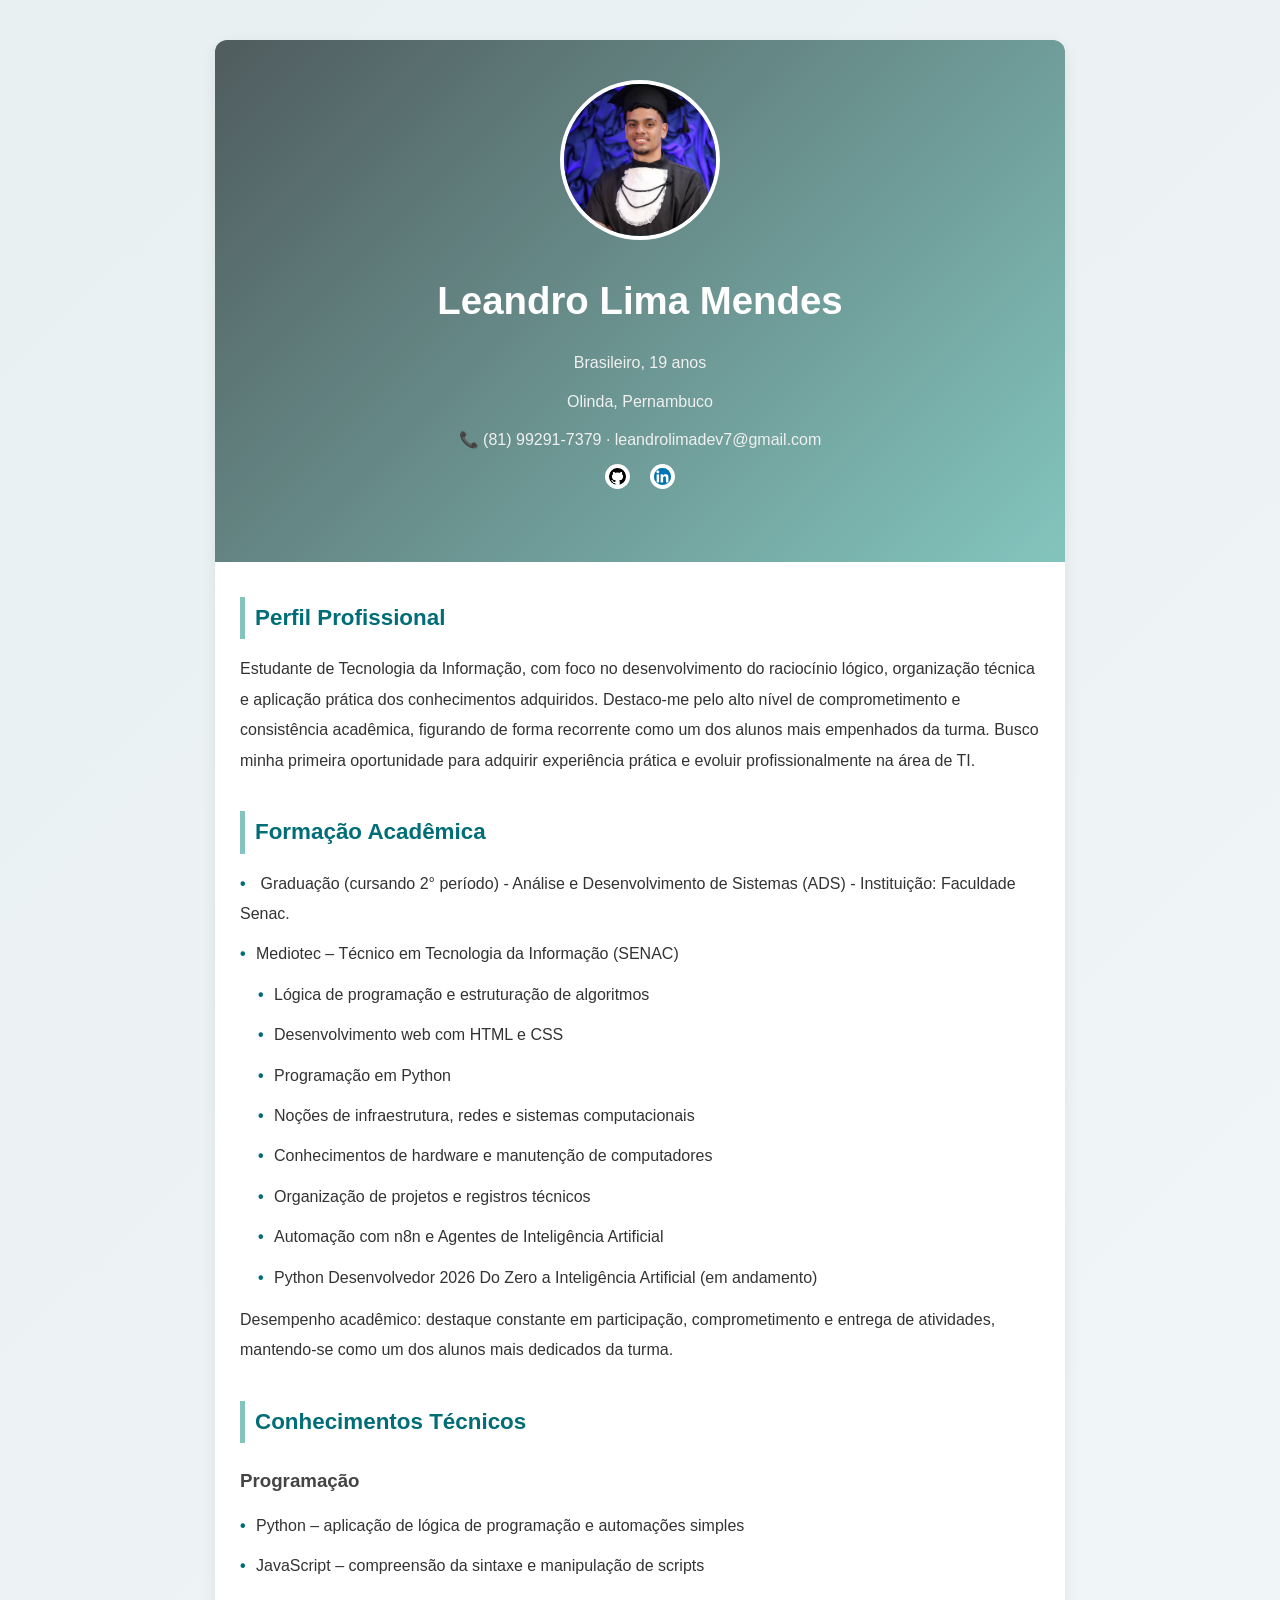
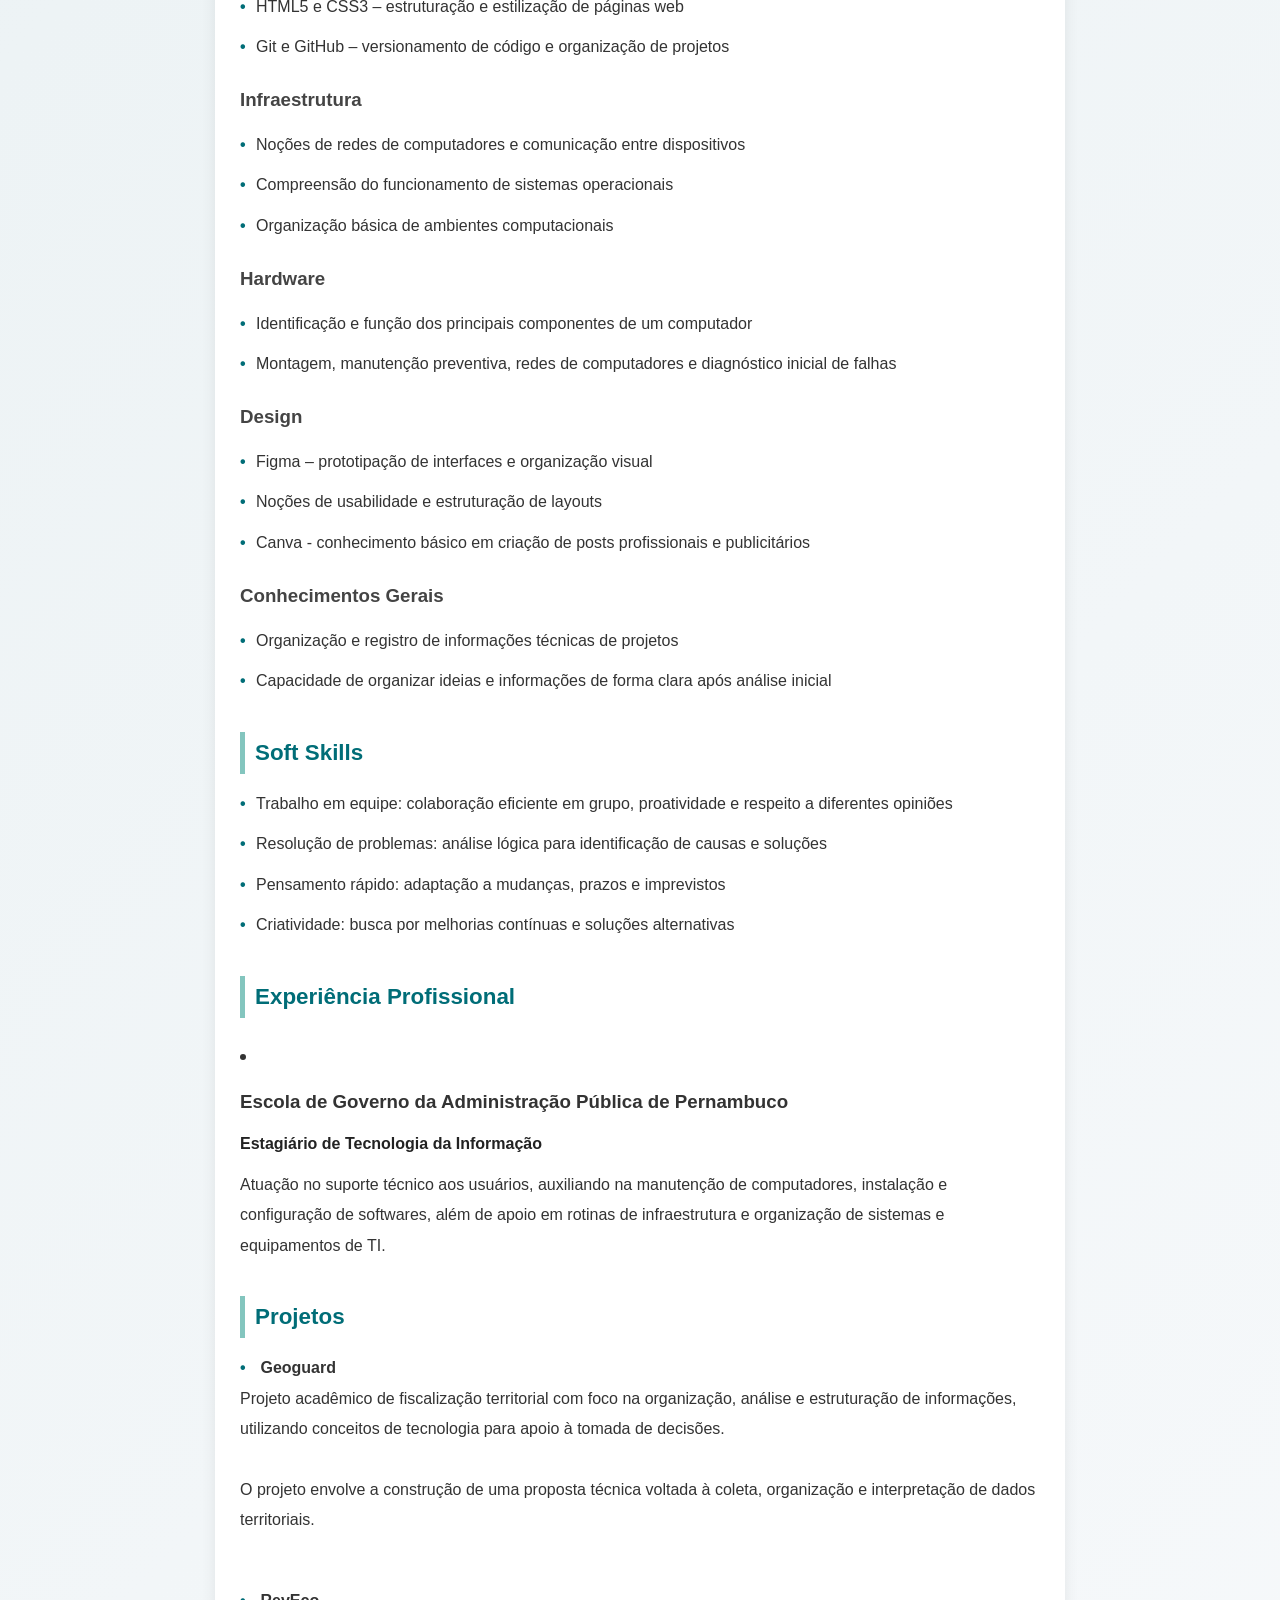
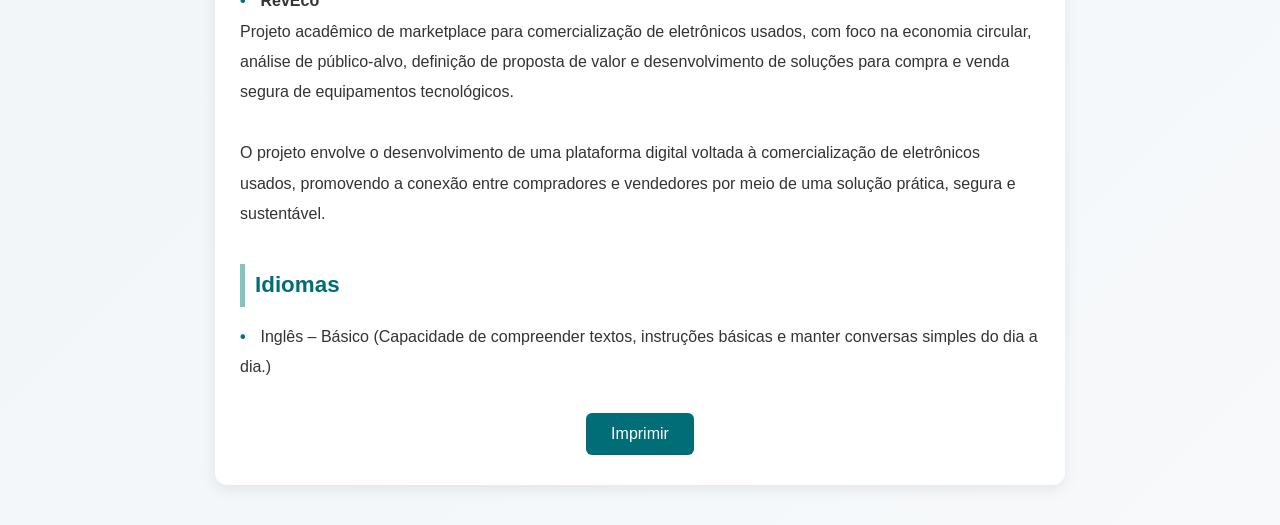
<file: index.html>
<!DOCTYPE html>
<html lang="pt-br">
<head>
    <meta charset="UTF-8">
    <meta name="viewport" content="width=device-width, initial-scale=1.0">
    <title>Currículo - Leandro Lima Mendes</title>
    <link rel="stylesheet" href="./style.css">
</head>

<body>

<div class="container">

<header class="header">
    <img src="./foto-curriculo2.jpg" alt="Foto de perfil" width="200px">

    <h1>Leandro Lima Mendes</h1>

    <p>Brasileiro, 19 anos</p>
    <p>Olinda, Pernambuco</p>
    <p>📞 (81) 99291-7379 · leandrolimadev7@gmail.com</p>

    <p class="social-links">
        <a href="https://github.com/LeandroLimaMendes" target="_blank">
            <img src="./github_logo.png" alt="GitHub" width="20px">
        </a>

        <a href="https://www.linkedin.com/in/leandro-lima-mendes" target="_blank">
            <img src="./linkedin_logo.png" alt="LinkedIn" width="20px">
        </a>
    </p>

</header>


<main>

<h2>Perfil Profissional</h2>

<p>
Estudante de Tecnologia da Informação, com foco no desenvolvimento do raciocínio lógico, organização técnica
e aplicação prática dos conhecimentos adquiridos. Destaco-me pelo alto nível de comprometimento e consistência acadêmica,
figurando de forma recorrente como um dos alunos mais empenhados da turma.
Busco minha primeira oportunidade para adquirir experiência prática
e evoluir profissionalmente na área de TI.
</p>


<h2>Formação Acadêmica</h2>

<ul>

<li>

Graduação (cursando 2° período) - Análise e
Desenvolvimento de Sistemas (ADS) - Instituição: Faculdade
Senac.<br>

<li>Mediotec – Técnico em Tecnologia da Informação (SENAC)

<ul>

<li>Lógica de programação e estruturação de algoritmos</li>
<li>Desenvolvimento web com HTML e CSS</li>
<li>Programação em Python</li>
<li>Noções de infraestrutura, redes e sistemas computacionais</li>
<li>Conhecimentos de hardware e manutenção de computadores</li>
<li>Organização de projetos e registros técnicos</li>
<li>Automação com n8n e Agentes de Inteligência Artificial </li>
<li>Python Desenvolvedor 2026 Do Zero a Inteligência Artificial (em andamento) </li>

</ul>

<p>
Desempenho acadêmico: destaque constante em participação,
comprometimento e entrega de atividades,
mantendo-se como um dos alunos mais dedicados da turma.
</p>

</li>

</ul>


<h2>Conhecimentos Técnicos</h2>


<h3>Programação</h3>

<ul>

<li>Python – aplicação de lógica de programação e automações simples</li>
<li>JavaScript – compreensão da sintaxe e manipulação de scripts</li>
<li>HTML5 e CSS3 – estruturação e estilização de páginas web</li>
<li>Git e GitHub – versionamento de código e organização de projetos</li>

</ul>


<h3>Infraestrutura</h3>

<ul>

<li>Noções de redes de computadores e comunicação entre dispositivos</li>
<li>Compreensão do funcionamento de sistemas operacionais</li>
<li>Organização básica de ambientes computacionais</li>

</ul>


<h3>Hardware</h3>

<ul>

<li>Identificação e função dos principais componentes de um computador</li>
<li>Montagem, manutenção preventiva, redes de computadores e diagnóstico inicial de falhas</li>

</ul>


<h3>Design</h3>

<ul>

<li>Figma – prototipação de interfaces e organização visual</li>
<li>Noções de usabilidade e estruturação de layouts</li>
<li>Canva - conhecimento básico em criação de posts profissionais e publicitários</li>

</ul>


<h3>Conhecimentos Gerais</h3>

<ul>

<li>Organização e registro de informações técnicas de projetos</li>
<li>Capacidade de organizar ideias e informações de forma clara após análise inicial</li>

</ul>


<h2>Soft Skills</h2>

<ul>

<li>Trabalho em equipe: colaboração eficiente em grupo, proatividade e respeito a diferentes opiniões</li>
<li>Resolução de problemas: análise lógica para identificação de causas e soluções</li>
<li>Pensamento rápido: adaptação a mudanças, prazos e imprevistos</li>
<li>Criatividade: busca por melhorias contínuas e soluções alternativas</li>

</ul>


<h2>Experiência Profissional</h2>

<h3>
<li>
<p>Escola de Governo da Administração Pública de Pernambuco</h3>
    <strong>Estagiário de Tecnologia da Informação</strong>
</p>

<p>
Atuação no suporte técnico aos usuários, auxiliando na manutenção de computadores,
instalação e configuração de softwares, além de apoio em rotinas de infraestrutura
e organização de sistemas e equipamentos de TI.
</p>


<h2>Projetos</h2>

<ul>

<li>

<strong>Geoguard</strong><br>

Projeto acadêmico de fiscalização territorial com foco na organização,
análise e estruturação de informações, utilizando conceitos de tecnologia
para apoio à tomada de decisões.

<br><br>

O projeto envolve a construção de uma proposta técnica voltada à coleta,
organização e interpretação de dados territoriais.

</li>

</br>

<li>

<strong>RevEco</strong><br>


Projeto acadêmico de marketplace para comercialização de eletrônicos usados, com foco na economia circular,
análise de público-alvo, definição de proposta de valor e desenvolvimento de soluções para compra e venda segura de equipamentos tecnológicos.

<br><br>

O projeto envolve o desenvolvimento de uma plataforma digital voltada à comercialização de eletrônicos usados, 
promovendo a conexão entre compradores e vendedores por meio de uma solução prática, segura e sustentável.

</li>

</ul>


<h2>Idiomas</h2>

<ul>

<li>
Inglês – Básico (Capacidade de compreender textos, instruções básicas e manter conversas simples do dia a dia.)
</li>

</ul>


<div class="button">
<button id="btn-print">Imprimir</button>
</div>

</main>

</div>

<script src="script.js"></script>

</body>
</html>
</file>
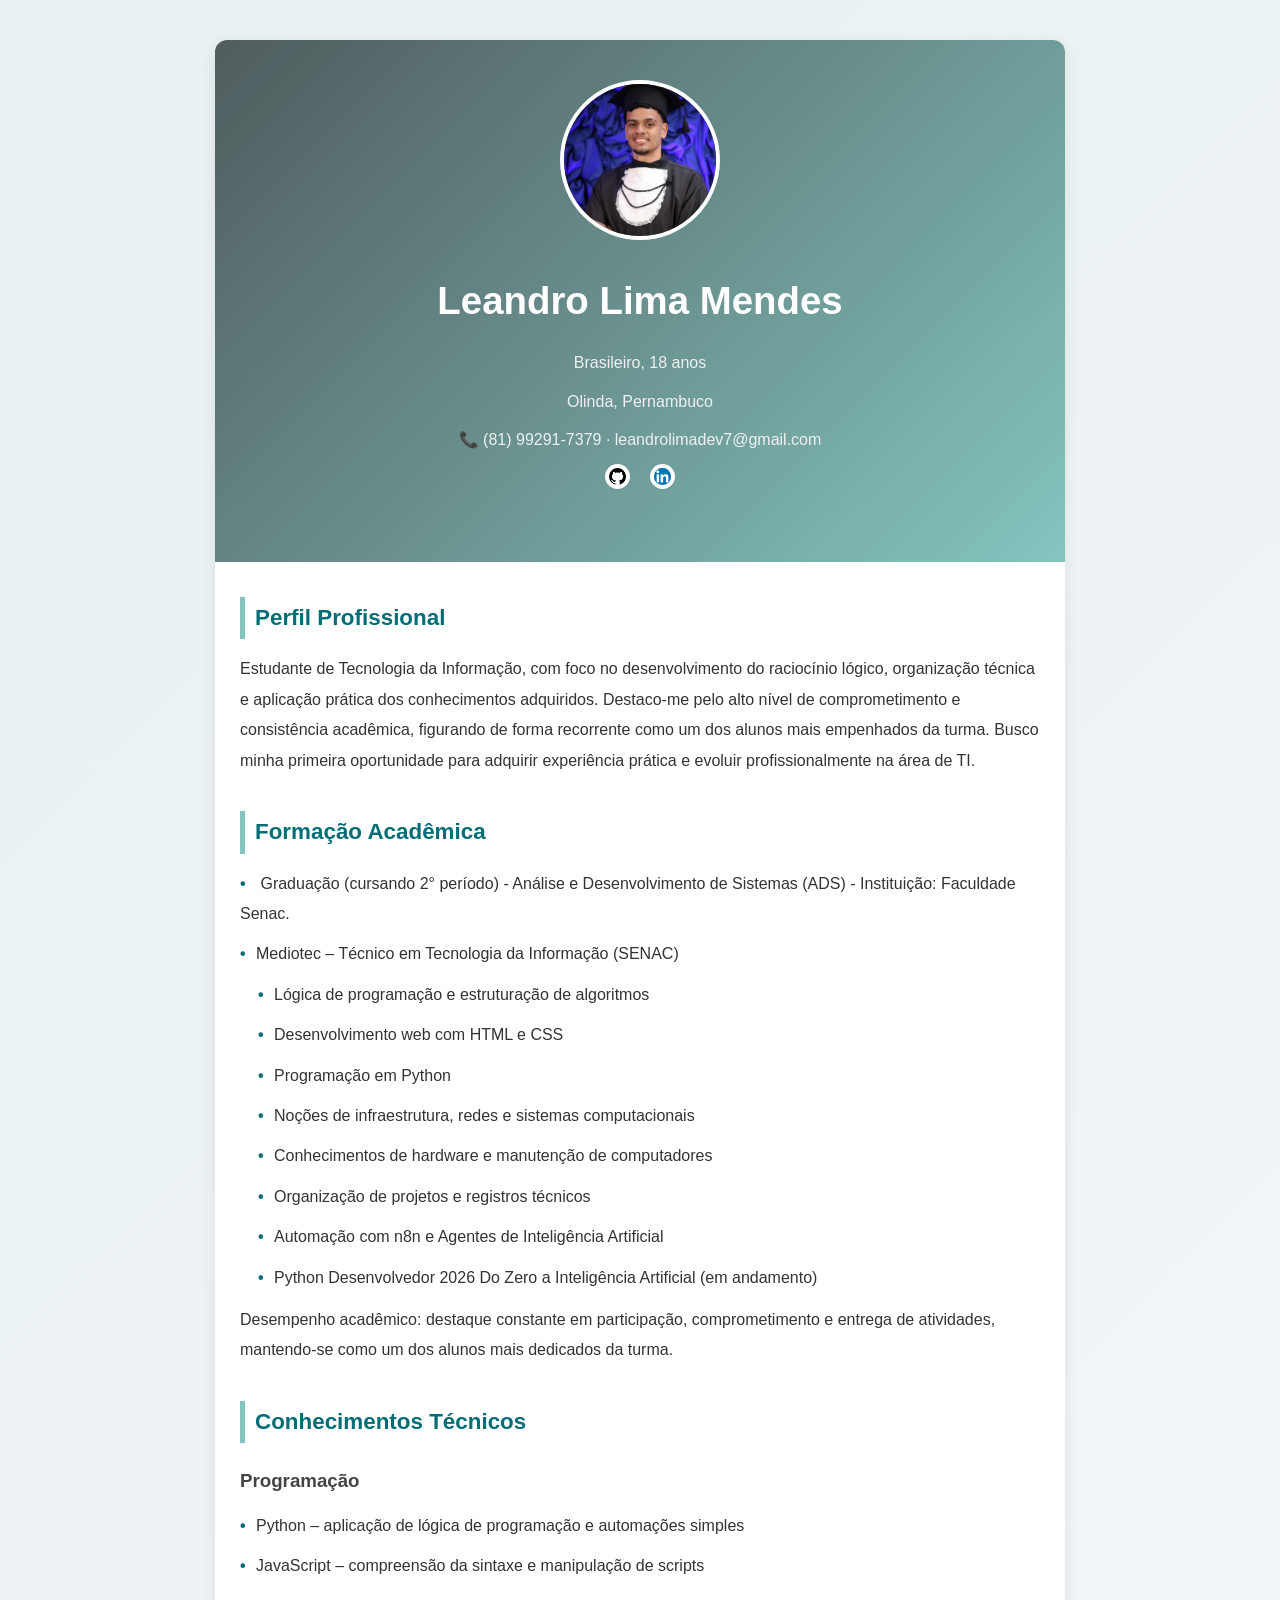
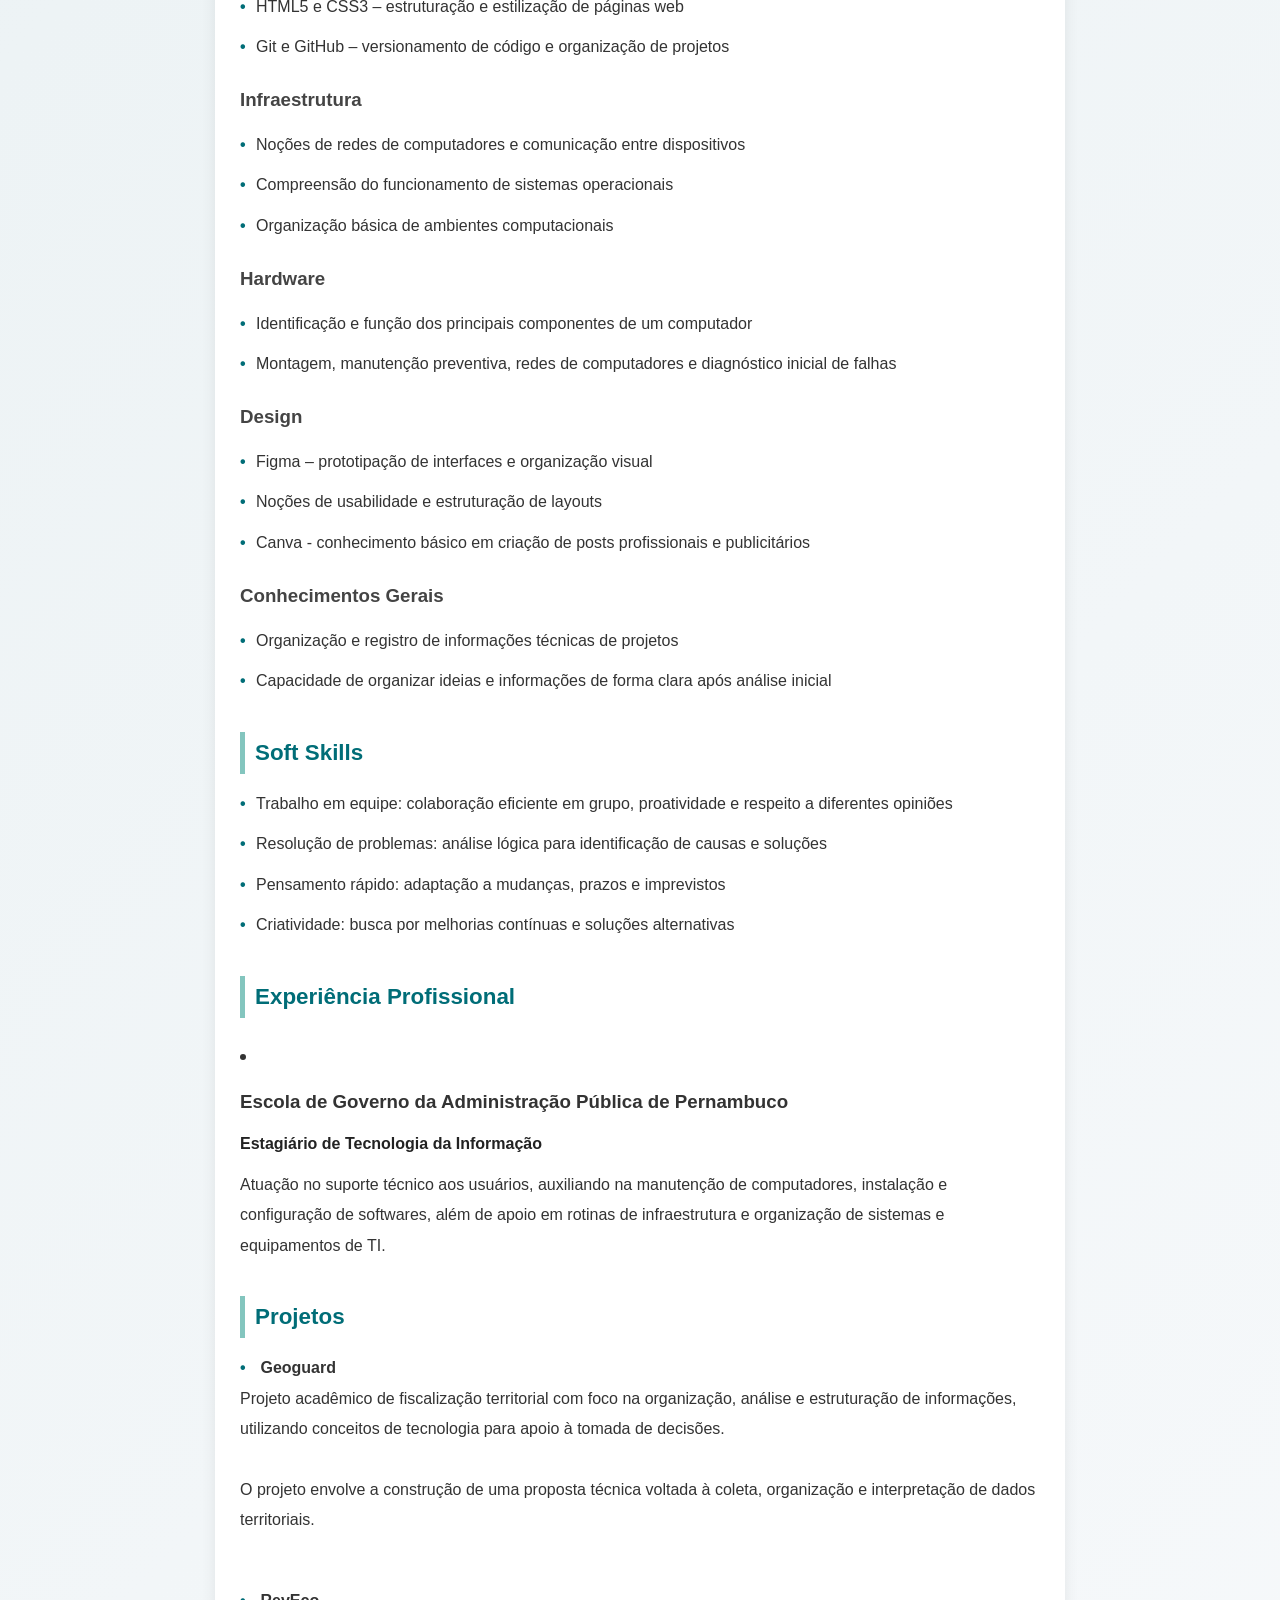
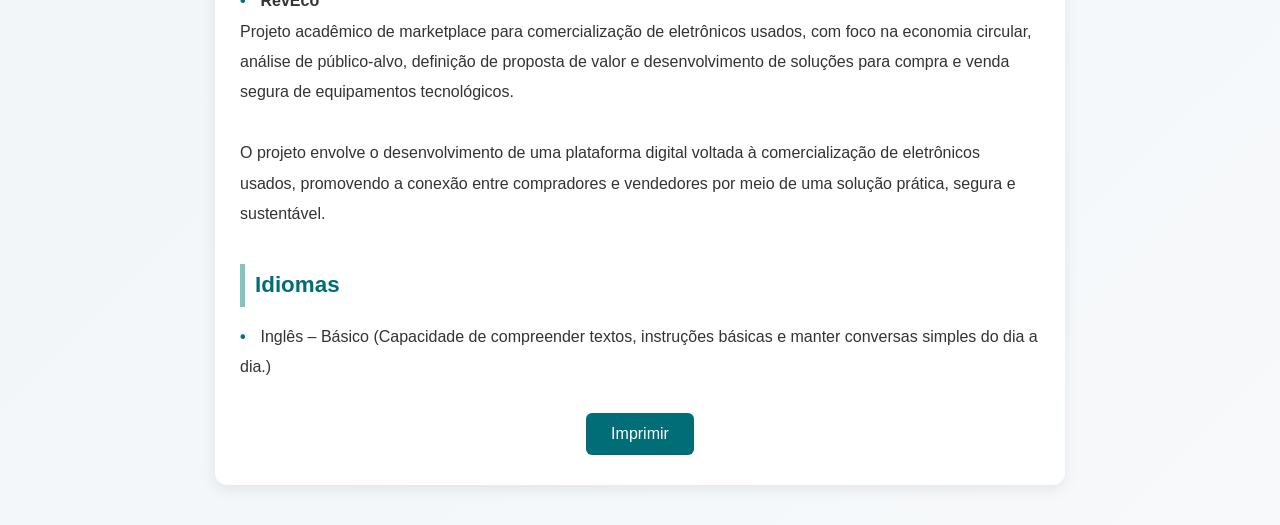
<file: index.html.html>
<!DOCTYPE html>
<html lang="pt-br">
<head>
    <meta charset="UTF-8">
    <meta name="viewport" content="width=device-width, initial-scale=1.0">
    <title>Currículo - Leandro Lima Mendes</title>
    <link rel="stylesheet" href="./style.css">
</head>

<body>

<div class="container">

<header class="header">
    <img src="./foto-curriculo2.jpg" alt="Foto de perfil" width="200px">

    <h1>Leandro Lima Mendes</h1>

    <p>Brasileiro, 18 anos</p>
    <p>Olinda, Pernambuco</p>
    <p>📞 (81) 99291-7379 · leandrolimadev7@gmail.com</p>

    <p class="social-links">
        <a href="https://github.com/LeandroLimaMendes" target="_blank">
            <img src="./github_logo.png" alt="GitHub" width="20px">
        </a>

        <a href="https://www.linkedin.com/in/leandro-lima-mendes" target="_blank">
            <img src="./linkedin_logo.png" alt="LinkedIn" width="20px">
        </a>
    </p>

</header>


<main>

<h2>Perfil Profissional</h2>

<p>
Estudante de Tecnologia da Informação, com foco no desenvolvimento do raciocínio lógico, organização técnica
e aplicação prática dos conhecimentos adquiridos. Destaco-me pelo alto nível de comprometimento e consistência acadêmica,
figurando de forma recorrente como um dos alunos mais empenhados da turma.
Busco minha primeira oportunidade para adquirir experiência prática
e evoluir profissionalmente na área de TI.
</p>


<h2>Formação Acadêmica</h2>

<ul>

<li>

Graduação (cursando 2° período) - Análise e
Desenvolvimento de Sistemas (ADS) - Instituição: Faculdade
Senac.<br>

<li>Mediotec – Técnico em Tecnologia da Informação (SENAC)

<ul>

<li>Lógica de programação e estruturação de algoritmos</li>
<li>Desenvolvimento web com HTML e CSS</li>
<li>Programação em Python</li>
<li>Noções de infraestrutura, redes e sistemas computacionais</li>
<li>Conhecimentos de hardware e manutenção de computadores</li>
<li>Organização de projetos e registros técnicos</li>
<li>Automação com n8n e Agentes de Inteligência Artificial </li>
<li>Python Desenvolvedor 2026 Do Zero a Inteligência Artificial (em andamento) </li>

</ul>

<p>
Desempenho acadêmico: destaque constante em participação,
comprometimento e entrega de atividades,
mantendo-se como um dos alunos mais dedicados da turma.
</p>

</li>

</ul>


<h2>Conhecimentos Técnicos</h2>


<h3>Programação</h3>

<ul>

<li>Python – aplicação de lógica de programação e automações simples</li>
<li>JavaScript – compreensão da sintaxe e manipulação de scripts</li>
<li>HTML5 e CSS3 – estruturação e estilização de páginas web</li>
<li>Git e GitHub – versionamento de código e organização de projetos</li>

</ul>


<h3>Infraestrutura</h3>

<ul>

<li>Noções de redes de computadores e comunicação entre dispositivos</li>
<li>Compreensão do funcionamento de sistemas operacionais</li>
<li>Organização básica de ambientes computacionais</li>

</ul>


<h3>Hardware</h3>

<ul>

<li>Identificação e função dos principais componentes de um computador</li>
<li>Montagem, manutenção preventiva, redes de computadores e diagnóstico inicial de falhas</li>

</ul>


<h3>Design</h3>

<ul>

<li>Figma – prototipação de interfaces e organização visual</li>
<li>Noções de usabilidade e estruturação de layouts</li>
<li>Canva - conhecimento básico em criação de posts profissionais e publicitários</li>

</ul>


<h3>Conhecimentos Gerais</h3>

<ul>

<li>Organização e registro de informações técnicas de projetos</li>
<li>Capacidade de organizar ideias e informações de forma clara após análise inicial</li>

</ul>


<h2>Soft Skills</h2>

<ul>

<li>Trabalho em equipe: colaboração eficiente em grupo, proatividade e respeito a diferentes opiniões</li>
<li>Resolução de problemas: análise lógica para identificação de causas e soluções</li>
<li>Pensamento rápido: adaptação a mudanças, prazos e imprevistos</li>
<li>Criatividade: busca por melhorias contínuas e soluções alternativas</li>

</ul>


<h2>Experiência Profissional</h2>

<h3>
<li>
<p>Escola de Governo da Administração Pública de Pernambuco</h3>
    <strong>Estagiário de Tecnologia da Informação</strong>
</p>

<p>
Atuação no suporte técnico aos usuários, auxiliando na manutenção de computadores,
instalação e configuração de softwares, além de apoio em rotinas de infraestrutura
e organização de sistemas e equipamentos de TI.
</p>


<h2>Projetos</h2>

<ul>

<li>

<strong>Geoguard</strong><br>

Projeto acadêmico de fiscalização territorial com foco na organização,
análise e estruturação de informações, utilizando conceitos de tecnologia
para apoio à tomada de decisões.

<br><br>

O projeto envolve a construção de uma proposta técnica voltada à coleta,
organização e interpretação de dados territoriais.

</li>

</br>

<li>

<strong>RevEco</strong><br>


Projeto acadêmico de marketplace para comercialização de eletrônicos usados, com foco na economia circular,
análise de público-alvo, definição de proposta de valor e desenvolvimento de soluções para compra e venda segura de equipamentos tecnológicos.

<br><br>

O projeto envolve o desenvolvimento de uma plataforma digital voltada à comercialização de eletrônicos usados, 
promovendo a conexão entre compradores e vendedores por meio de uma solução prática, segura e sustentável.

</li>

</ul>


<h2>Idiomas</h2>

<ul>

<li>
Inglês – Básico (Capacidade de compreender textos, instruções básicas e manter conversas simples do dia a dia.)
</li>

</ul>


<div class="button">
<button id="btn-print">Imprimir</button>
</div>

</main>

</div>

<script src="script.js"></script>

</body>
</html>
</file>
<file: style.css>
* {
    margin: 0;
    padding: 0;
    box-sizing: border-box;
}

body {
    font-family: "Poppins", Arial, sans-serif;
    background: linear-gradient(135deg, #e8f0f2, #f7f9fb);
    color: #222;
    line-height: 1.9; /* AUMENTADO */
    display: flex;
    justify-content: center;
    align-items: flex-start;
    min-height: 100vh;
    padding: 40px 15px;
}

.container {
    background-color: #ffffff;
    width: 100%;
    max-width: 850px;
    border-radius: 12px;
    box-shadow: 0 4px 15px rgba(0,0,0,0.08);
    overflow: hidden;
    padding-bottom: 30px;
    transition: 0.3s ease;
}

.container:hover {
    box-shadow: 0 6px 20px rgba(0,0,0,0.12);
}

.header {
    text-align: center;
    padding: 40px 20px;
    background: linear-gradient(135deg, #505c5e, #83c5be);
    color: white;
}

.header img {
    width: 160px;
    height: 160px;
    border-radius: 50%;
    object-fit: cover;
    border: 4px solid white;
    margin-bottom: 15px;
    transition: transform 0.3s ease;
}

.header img:hover {
    transform: scale(1.05);
}

.header h1 {
    font-size: 2.4em;
    margin-bottom: 10px;
    font-weight: 700;
    color: #ffffff;
    -webkit-print-color-adjust: exact;
    print-color-adjust: exact;
}

.header p {
    margin: 8px 0;
    font-size: 1em;
    color: #f0f0f0;
    -webkit-print-color-adjust: exact;
    print-color-adjust: exact;
}

.header a {
    margin: 0 8px;
    display: inline-block;
    transition: transform 0.2s ease, opacity 0.3s ease;
}

.header a img {
    width: 25px;
    height: 25px;
}

.header a:hover {
    transform: translateY(-2px);
    opacity: 0.8;
}

main {
    padding: 0 25px;
}

h2 {
    color: #006d77;
    border-left: 5px solid #83c5be;
    padding-left: 10px;
    margin: 35px 0 15px 0;
    font-size: 1.4em;
}

h3 {
    margin-top: 20px;
    color: #444;
}

p, li {
    font-size: 1em;
    color: #333;
    margin: 10px 0; /* AUMENTADO */
}

ul {
    list-style: none;
    margin: 12px 0;
    padding-left: 0;
}

ul ul {
    margin-top: 8px;
    padding-left: 18px;
}

ul li::before {
    content: "•";
    color: #006d77;
    font-weight: bold;
    display: inline-block;
    width: 16px;
}

[data-share-badge-id] {
    margin: 10px;
    display: inline-block;
}

.button {
    text-align: center;
    margin-top: 30px;
}

#btn-print {
    background-color: #006d77;
    color: white;
    border: none;
    padding: 12px 25px;
    border-radius: 6px;
    font-size: 1em;
    cursor: pointer;
    transition: background 0.3s ease;
}

#btn-print:hover {
    background-color: #0a9396;
}

@media print {
    body {
        background: white;
        -webkit-print-color-adjust: exact;
        print-color-adjust: exact;
    }

    .button {
        display: none;
    }

    .container {
        box-shadow: none;
        border: none;
    }

    .header {
        background: #006d77 !important;
        color: white !important;
        -webkit-print-color-adjust: exact;
        print-color-adjust: exact;
    }

    .header h1 {
        color: #ffffff !important;
    }
}

@media (max-width: 600px) {
    .header img {
        width: 120px;
        height: 120px;
    }

    .header h1 {
        font-size: 1.8em;
    }

    h2 {
        font-size: 1.2em;
    }

    p, li {
        font-size: 0.95em;
    }
}
</file>
